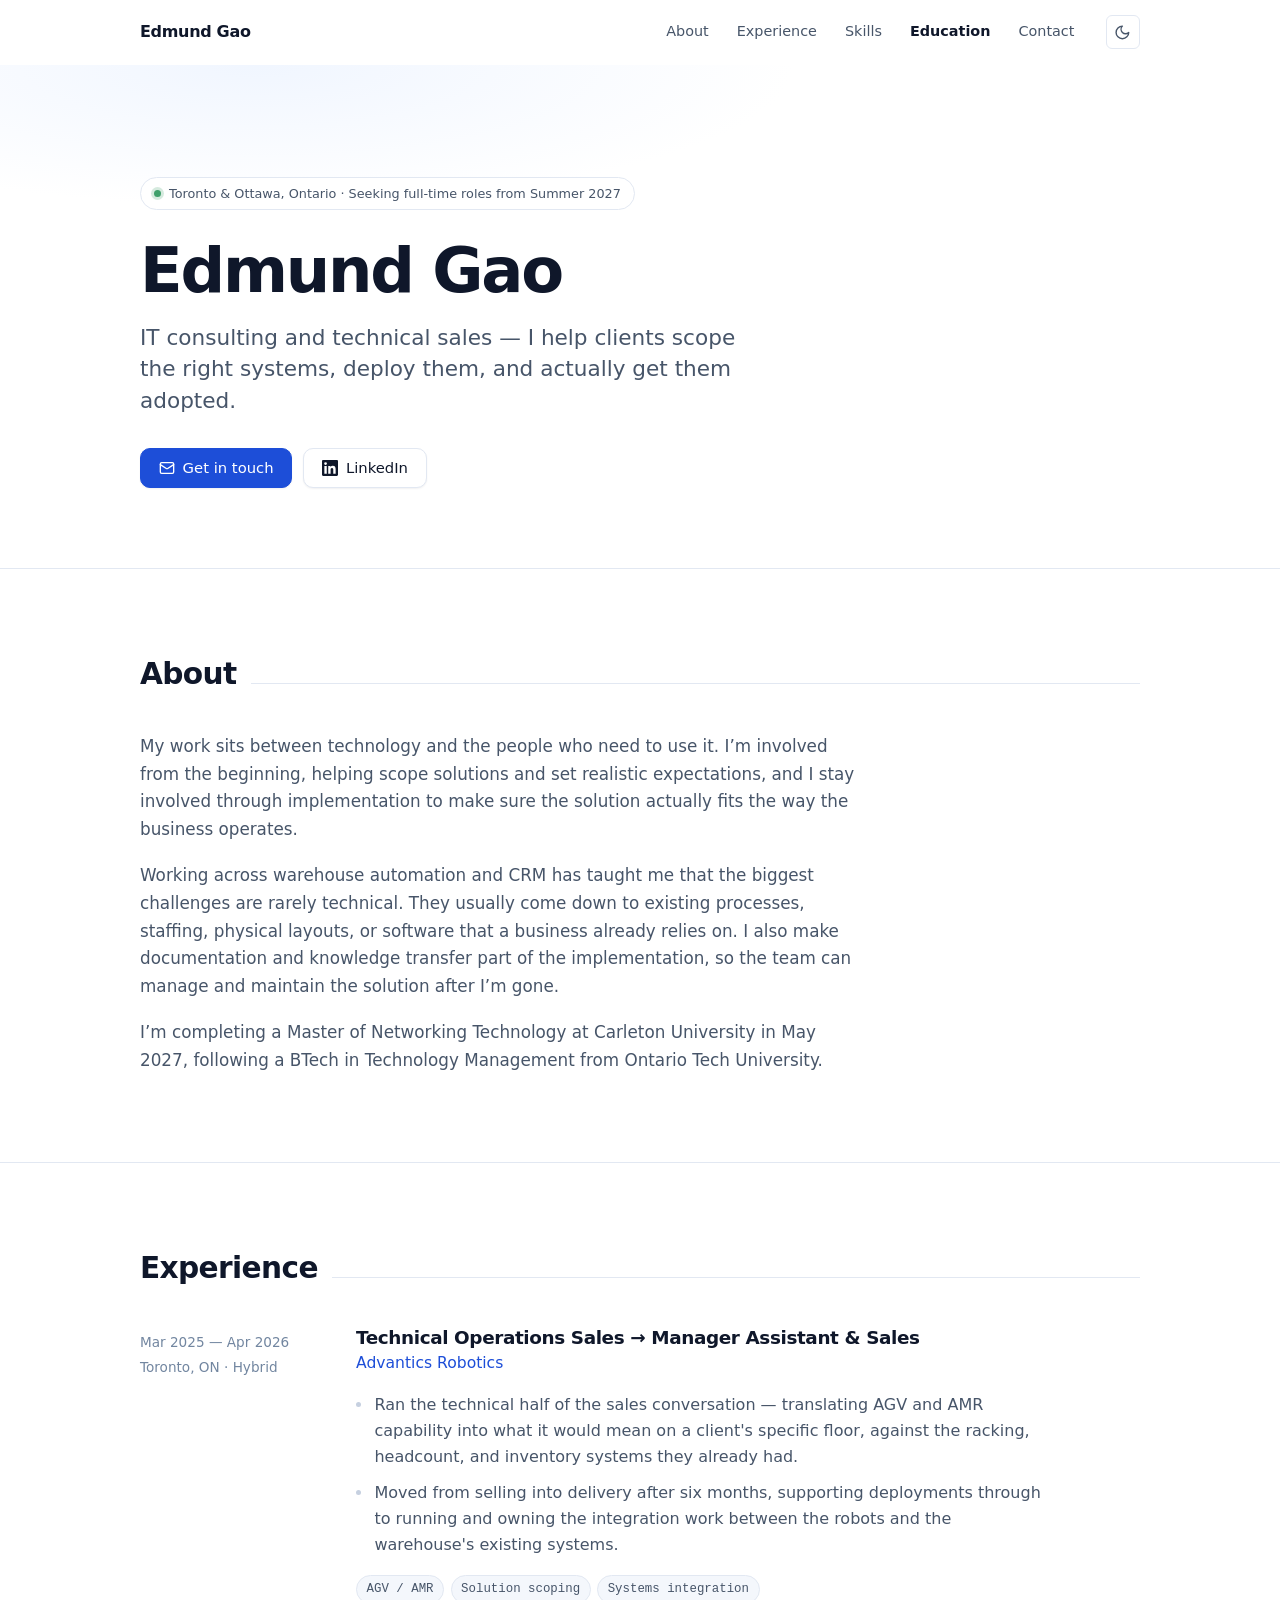
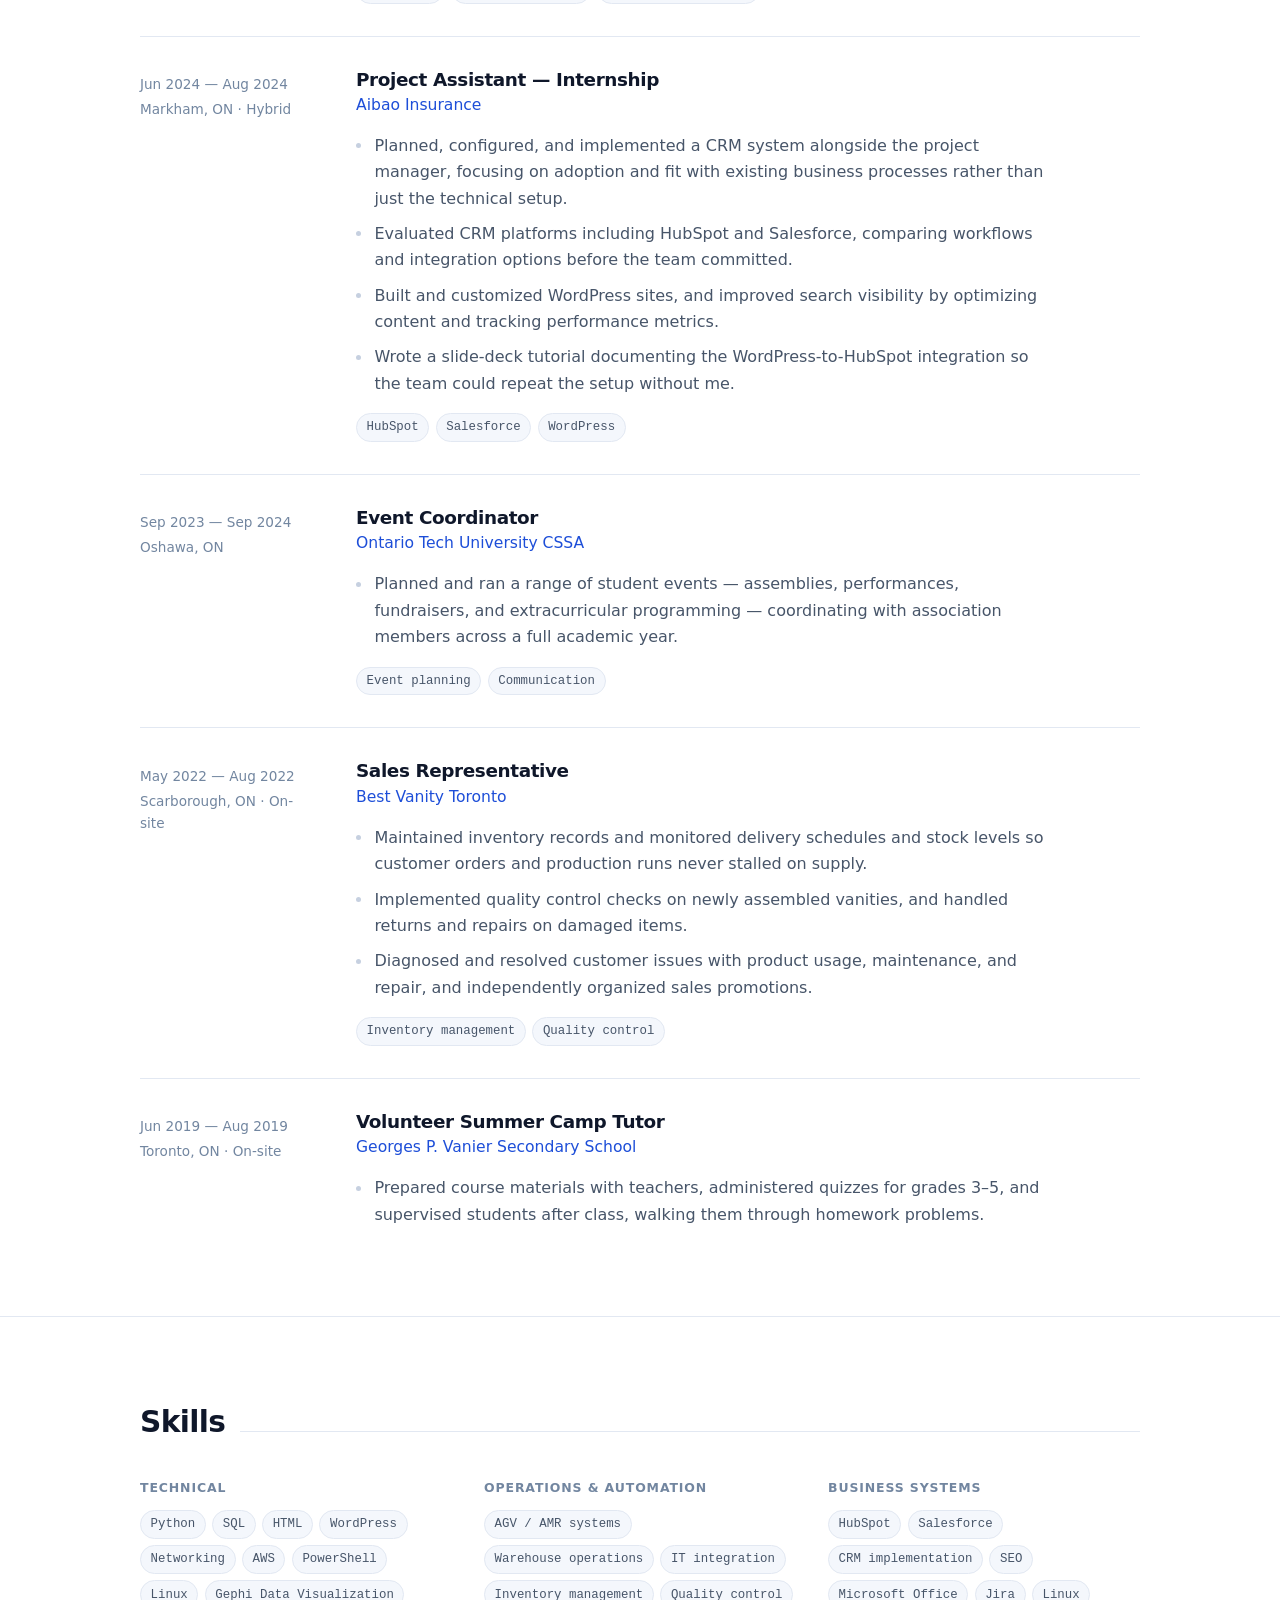
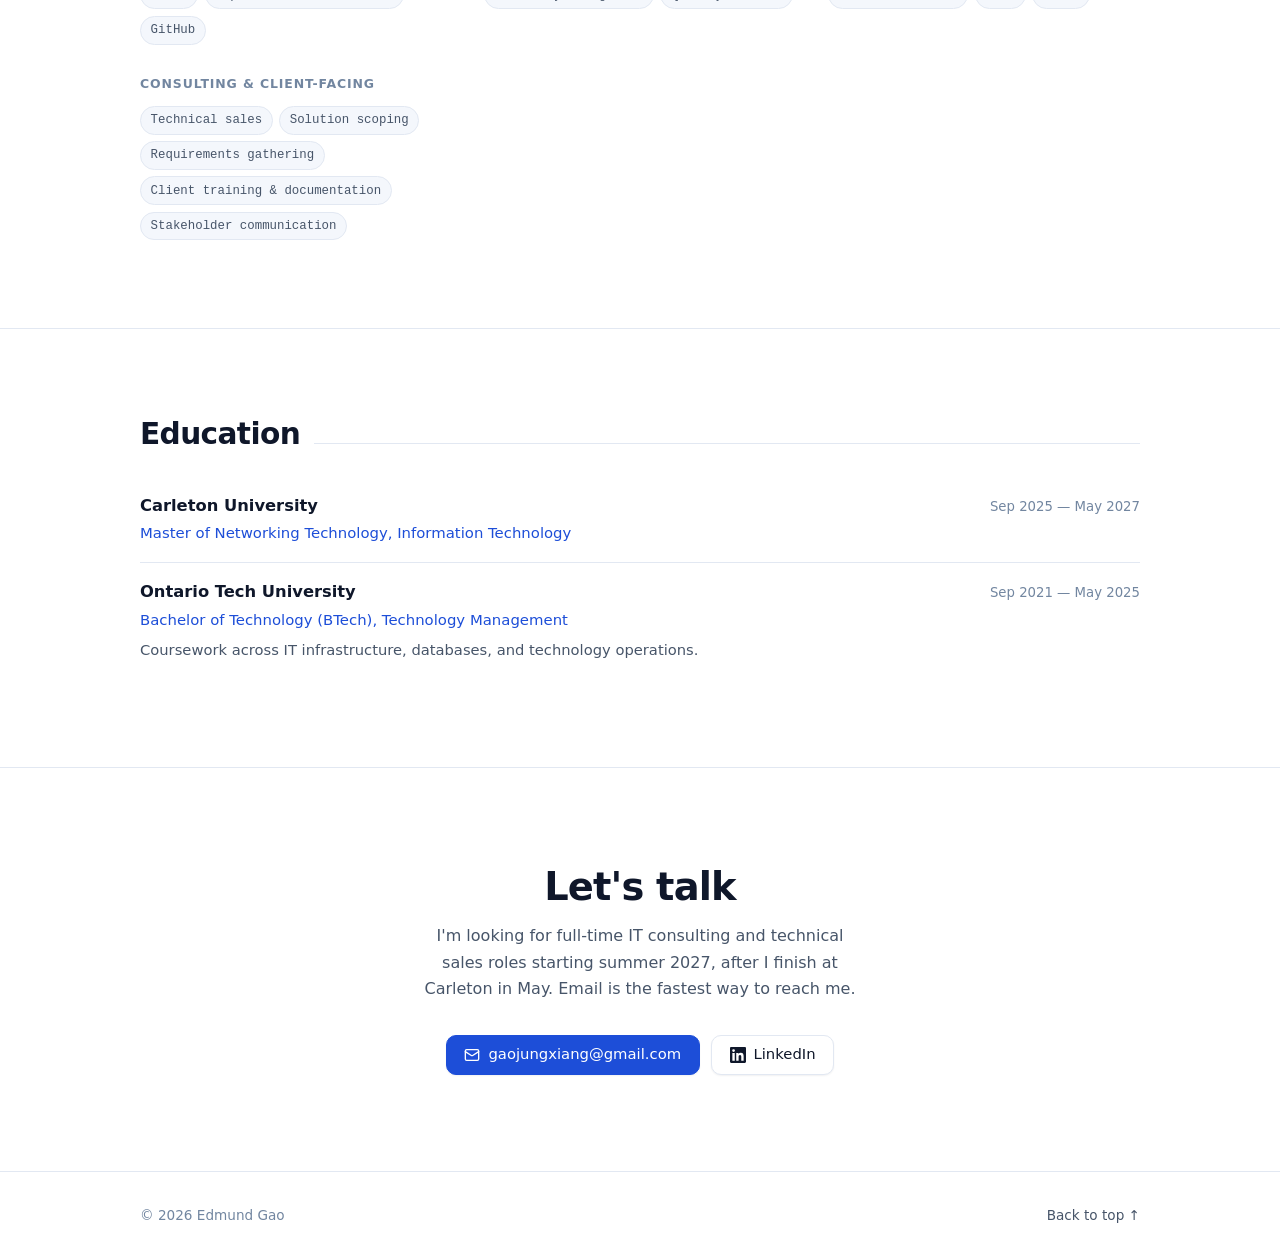
<file: index.html>
<!DOCTYPE html>
<html lang="en">
  <head>
    <meta charset="utf-8" />
    <meta name="viewport" content="width=device-width, initial-scale=1" />

    <title>Edmund Gao — Portfolio</title>
    <meta
      name="description"
      content="Edmund Gao — IT consulting and technical sales, with experience across warehouse automation, systems integration, and CRM implementation. Master of Networking Technology at Carleton, seeking full-time roles from Summer 2027."
    />
    <meta name="theme-color" content="#ffffff" />
    <link rel="canonical" href="https://edmundgao.github.io/" />

    <!-- Open Graph / social previews -->
    <meta property="og:type" content="website" />
    <meta property="og:title" content="Edmund Gao — Portfolio" />
    <meta
      property="og:description"
      content="IT consulting and technical sales — warehouse automation, systems integration, and CRM implementation. Seeking full-time roles from Summer 2027."
    />
    <meta property="og:url" content="https://edmundgao.github.io/" />
    <meta name="twitter:card" content="summary" />

    <link rel="icon" href="assets/img/favicon.svg" type="image/svg+xml" />
    <link rel="stylesheet" href="assets/css/styles.css" />

    <!-- Set the theme before first paint so there's no light-mode flash. -->
    <script>
      (function () {
        try {
          var stored = localStorage.getItem("theme");
          var dark =
            stored === "dark" ||
            (!stored &&
              window.matchMedia("(prefers-color-scheme: dark)").matches);
          if (dark) document.documentElement.setAttribute("data-theme", "dark");
        } catch (e) {}
      })();
    </script>
  </head>

  <body>
    <a class="skip-link" href="#main">Skip to content</a>

    <div class="draft-banner" id="draft-banner" hidden>
      <div class="wrap draft-banner__inner">
        <strong>Draft.</strong>
        <span
          >Content is awaiting review — edit <code>assets/js/data.js</code>, then
          set <code>draft: false</code> to hide this banner.</span
        >
      </div>
    </div>

    <header class="site-header">
      <div class="wrap site-header__inner">
        <a class="brand" href="#top" data-name>Edmund Gao</a>

        <nav class="nav" aria-label="Sections">
          <a href="#about">About</a>
          <a href="#experience">Experience</a>
          <a href="#projects">Work</a>
          <a href="#skills">Skills</a>
          <a href="#education">Education</a>
          <a href="#contact">Contact</a>
        </nav>

        <button
          class="theme-toggle"
          id="theme-toggle"
          type="button"
          aria-label="Toggle dark mode"
          title="Toggle dark mode"
        >
          <svg
            class="icon-moon"
            viewBox="0 0 24 24"
            fill="none"
            stroke="currentColor"
            stroke-width="2"
            stroke-linecap="round"
            stroke-linejoin="round"
            aria-hidden="true"
          >
            <path d="M12 3a6 6 0 0 0 9 9 9 9 0 1 1-9-9Z" />
          </svg>
          <svg
            class="icon-sun"
            viewBox="0 0 24 24"
            fill="none"
            stroke="currentColor"
            stroke-width="2"
            stroke-linecap="round"
            stroke-linejoin="round"
            aria-hidden="true"
          >
            <circle cx="12" cy="12" r="4" />
            <path
              d="M12 2v2M12 20v2M4.9 4.9l1.4 1.4M17.7 17.7l1.4 1.4M2 12h2M20 12h2M6.3 17.7l-1.4 1.4M19.1 4.9l-1.4 1.4"
            />
          </svg>
        </button>
      </div>
    </header>

    <main id="main">
      <section class="hero" id="top">
        <div class="wrap">
          <p class="hero__eyebrow">
            <span class="dot" aria-hidden="true"></span>
            <span id="hero-location"></span>
          </p>
          <h1 data-name>Edmund Gao</h1>
          <p class="hero__headline" id="hero-headline"></p>
          <p class="print-only" id="print-contact"></p>
          <div class="hero__actions" id="hero-actions"></div>
        </div>
      </section>

      <section class="section" id="about">
        <div class="wrap">
          <div class="section__head">
            <h2>About</h2>
            <span class="section__rule" aria-hidden="true"></span>
          </div>
          <div class="about__body" id="about-body"></div>
        </div>
      </section>

      <section class="section" id="experience">
        <div class="wrap">
          <div class="section__head">
            <h2>Experience</h2>
            <span class="section__rule" aria-hidden="true"></span>
          </div>
          <div class="timeline" id="experience-list"></div>
        </div>
      </section>

      <section class="section" id="projects">
        <div class="wrap">
          <div class="section__head">
            <h2>Selected work</h2>
            <span class="section__rule" aria-hidden="true"></span>
          </div>
          <div class="projects" id="projects-list"></div>
        </div>
      </section>

      <section class="section" id="skills">
        <div class="wrap">
          <div class="section__head">
            <h2>Skills</h2>
            <span class="section__rule" aria-hidden="true"></span>
          </div>
          <div class="skills" id="skills-list"></div>
        </div>
      </section>

      <section class="section" id="education">
        <div class="wrap">
          <div class="section__head">
            <h2>Education</h2>
            <span class="section__rule" aria-hidden="true"></span>
          </div>
          <div class="two-col">
            <div id="education-block">
              <div id="education-list"></div>
            </div>
            <div id="certifications-block" hidden>
              <p class="subhead">Certifications</p>
              <div id="certifications-list"></div>
            </div>
          </div>
        </div>
      </section>

      <section class="section contact" id="contact">
        <div class="wrap">
          <h2>Let's talk</h2>
          <p>
            I'm looking for full-time IT consulting and technical sales roles
            starting summer 2027, after I finish at Carleton in May. Email is
            the fastest way to reach me.
          </p>
          <div class="hero__actions" id="contact-actions"></div>
        </div>
      </section>
    </main>

    <footer class="site-footer">
      <div class="wrap site-footer__inner">
        <span>&copy; <span id="year">2026</span> <span data-name></span></span>
        <a href="#top">Back to top &uarr;</a>
      </div>
    </footer>

    <!-- Cache-bust the content file so visitors receive the latest portfolio data. -->
    <script src="assets/js/data.js?v=20260901"></script>
    <script src="assets/js/main.js"></script>
  </body>
</html>
</file>
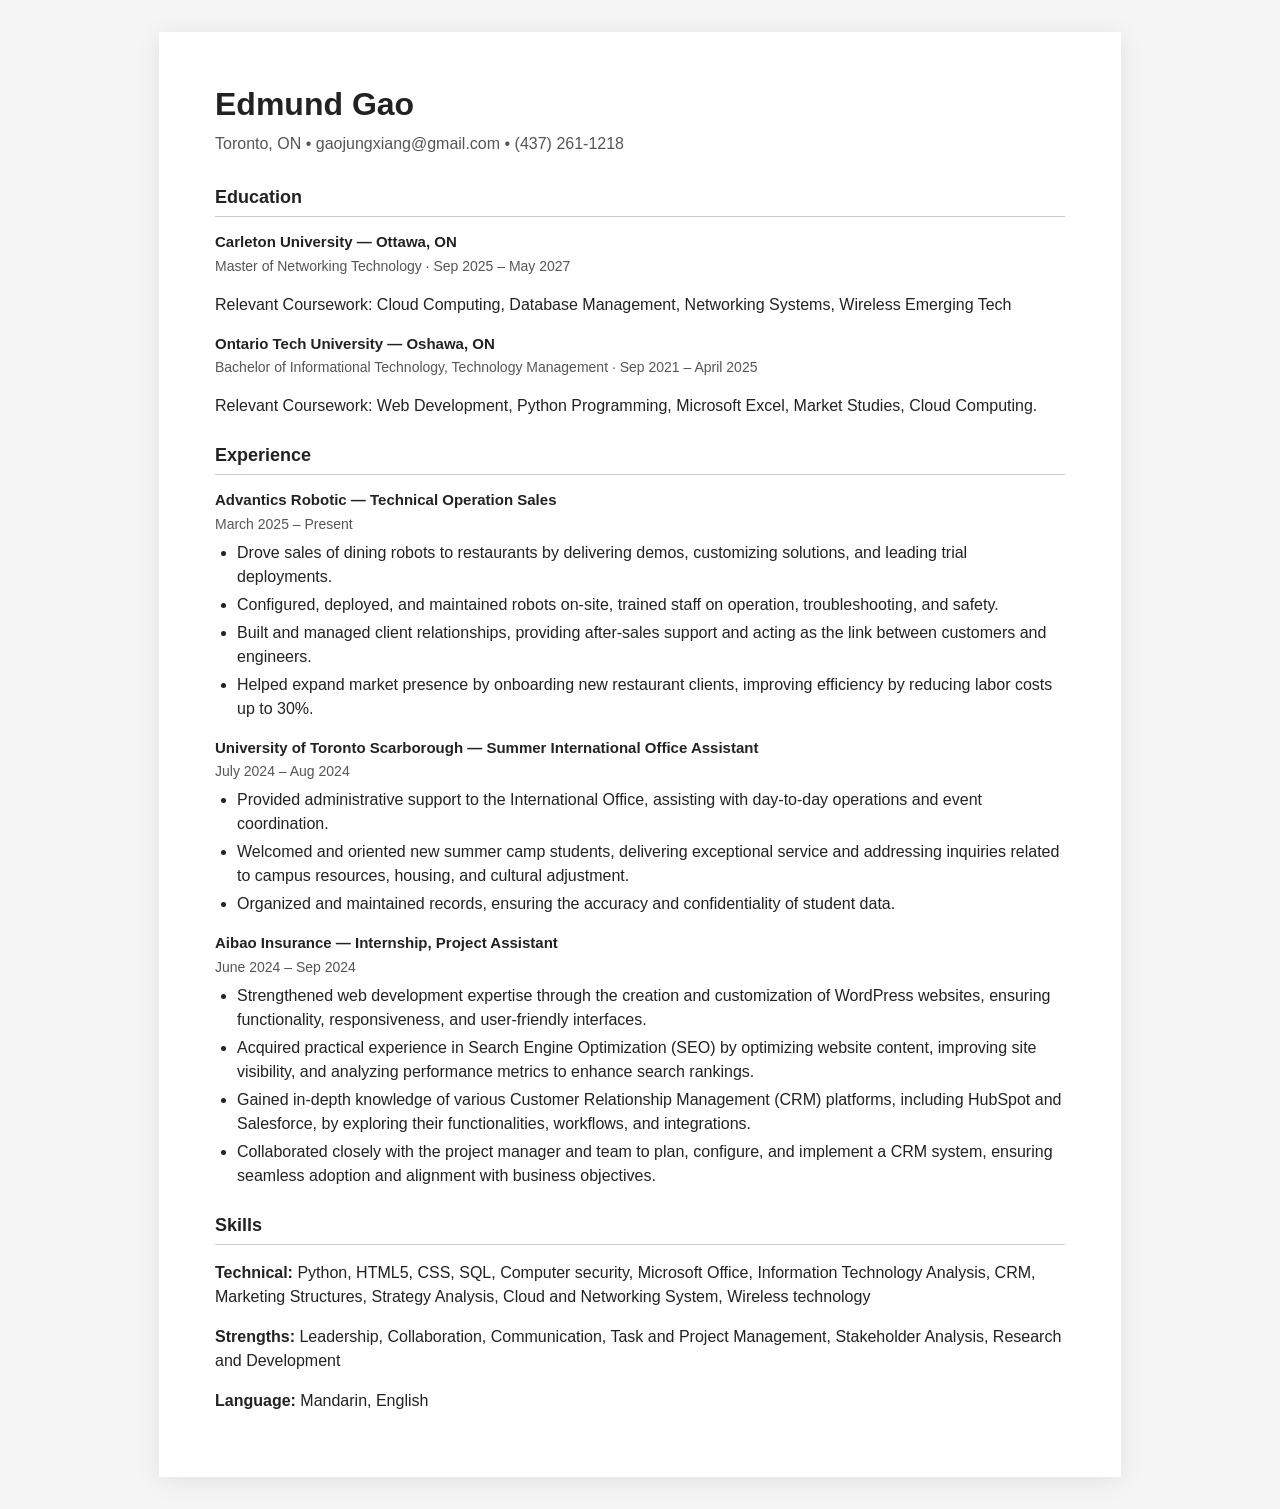
<file: resume.html>
<!DOCTYPE html>
<html lang="en">
<head>
  <meta charset="utf-8">
  <meta name="viewport" content="width=device-width, initial-scale=1">
  <title>Edmund Gao — Resume</title>
  <style>
    :root { color-scheme: light; }
    body { margin: 0; background: #f5f5f5; color: #222; font-family: Arial, Helvetica, sans-serif; line-height: 1.5; }
    .page { max-width: 850px; margin: 32px auto; padding: 48px 56px; background: #fff; box-shadow: 0 4px 24px rgba(0,0,0,.08); }
    h1 { margin: 0 0 4px; font-size: 32px; }
    .contact { color: #555; margin-bottom: 28px; }
    h2 { font-size: 18px; border-bottom: 1px solid #ccc; padding-bottom: 5px; margin: 24px 0 10px; }
    h3 { font-size: 15px; margin: 14px 0 2px; }
    .meta { color: #555; font-size: 14px; }
    ul { margin-top: 6px; padding-left: 22px; }
    li { margin: 4px 0; }
    @media print { body { background: #fff; } .page { margin: 0; box-shadow: none; max-width: none; } }
  </style>
</head>
<body>
<main class="page">
  <h1>Edmund Gao</h1>
  <div class="contact">Toronto, ON • gaojungxiang@gmail.com • (437) 261-1218</div>

  <h2>Education</h2>
  <h3>Carleton University — Ottawa, ON</h3>
  <div class="meta">Master of Networking Technology · Sep 2025 – May 2027</div>
  <p>Relevant Coursework: Cloud Computing, Database Management, Networking Systems, Wireless Emerging Tech</p>
  <h3>Ontario Tech University — Oshawa, ON</h3>
  <div class="meta">Bachelor of Informational Technology, Technology Management · Sep 2021 – April 2025</div>
  <p>Relevant Coursework: Web Development, Python Programming, Microsoft Excel, Market Studies, Cloud Computing.</p>

  <h2>Experience</h2>
  <h3>Advantics Robotic — Technical Operation Sales</h3>
  <div class="meta">March 2025 – Present</div>
  <ul>
    <li>Drove sales of dining robots to restaurants by delivering demos, customizing solutions, and leading trial deployments.</li>
    <li>Configured, deployed, and maintained robots on-site, trained staff on operation, troubleshooting, and safety.</li>
    <li>Built and managed client relationships, providing after-sales support and acting as the link between customers and engineers.</li>
    <li>Helped expand market presence by onboarding new restaurant clients, improving efficiency by reducing labor costs up to 30%.</li>
  </ul>

  <h3>University of Toronto Scarborough — Summer International Office Assistant</h3>
  <div class="meta">July 2024 – Aug 2024</div>
  <ul>
    <li>Provided administrative support to the International Office, assisting with day-to-day operations and event coordination.</li>
    <li>Welcomed and oriented new summer camp students, delivering exceptional service and addressing inquiries related to campus resources, housing, and cultural adjustment.</li>
    <li>Organized and maintained records, ensuring the accuracy and confidentiality of student data.</li>
  </ul>

  <h3>Aibao Insurance — Internship, Project Assistant</h3>
  <div class="meta">June 2024 – Sep 2024</div>
  <ul>
    <li>Strengthened web development expertise through the creation and customization of WordPress websites, ensuring functionality, responsiveness, and user-friendly interfaces.</li>
    <li>Acquired practical experience in Search Engine Optimization (SEO) by optimizing website content, improving site visibility, and analyzing performance metrics to enhance search rankings.</li>
    <li>Gained in-depth knowledge of various Customer Relationship Management (CRM) platforms, including HubSpot and Salesforce, by exploring their functionalities, workflows, and integrations.</li>
    <li>Collaborated closely with the project manager and team to plan, configure, and implement a CRM system, ensuring seamless adoption and alignment with business objectives.</li>
  </ul>

  <h2>Skills</h2>
  <p><strong>Technical:</strong> Python, HTML5, CSS, SQL, Computer security, Microsoft Office, Information Technology Analysis, CRM, Marketing Structures, Strategy Analysis, Cloud and Networking System, Wireless technology</p>
  <p><strong>Strengths:</strong> Leadership, Collaboration, Communication, Task and Project Management, Stakeholder Analysis, Research and Development</p>
  <p><strong>Language:</strong> Mandarin, English</p>
</main>
</body>
</html>
</file>
<file: assets/css/styles.css>
/* =============================================================================
   Design tokens
   ========================================================================== */

:root {
  color-scheme: light dark;

  --bg: #ffffff;
  --bg-raised: #ffffff;
  --bg-sunken: #f4f7fc;
  --border: #e2e8f2;
  --border-strong: #c6d0e0;

  --text: #0f172a;
  --text-muted: #475569;
  --text-faint: #7286a0;

  --accent: #1d4ed8;
  --accent-hover: #1a3fae;
  --accent-wash: #eff5ff;

  --radius-sm: 6px;
  --radius: 10px;
  --radius-lg: 16px;

  --shadow-sm: 0 1px 2px rgba(15, 23, 42, 0.06);
  --shadow: 0 2px 4px rgba(15, 23, 42, 0.05), 0 8px 24px rgba(15, 23, 42, 0.08);

  --font-sans: ui-sans-serif, system-ui, -apple-system, "Segoe UI", Roboto,
    "Helvetica Neue", Arial, sans-serif;
  --font-mono: ui-monospace, SFMono-Regular, "SF Mono", Menlo, Consolas,
    "Liberation Mono", monospace;

  --measure: 68ch;
  --page: 1080px;
  --gutter: clamp(1.25rem, 5vw, 2.5rem);
}

[data-theme="dark"] {
  --bg: #0b1220;
  --bg-raised: #131d30;
  --bg-sunken: #070d18;
  --border: #22314a;
  --border-strong: #35486a;

  --text: #e9eef7;
  --text-muted: #97a7bd;
  --text-faint: #6b7d96;

  --accent: #6aa5fb;
  --accent-hover: #93bffd;
  --accent-wash: #14243f;

  --shadow-sm: 0 1px 2px rgba(0, 0, 0, 0.45);
  --shadow: 0 2px 4px rgba(0, 0, 0, 0.35), 0 8px 24px rgba(0, 0, 0, 0.4);
}

/* =============================================================================
   Reset & base
   ========================================================================== */

*,
*::before,
*::after {
  box-sizing: border-box;
}

html {
  -webkit-text-size-adjust: 100%;
  scroll-behavior: smooth;
  scroll-padding-top: 5.5rem;
}

@media (prefers-reduced-motion: reduce) {
  html {
    scroll-behavior: auto;
  }
  *,
  *::before,
  *::after {
    animation-duration: 0.01ms !important;
    animation-iteration-count: 1 !important;
    transition-duration: 0.01ms !important;
  }
}

body {
  margin: 0;
  background: var(--bg);
  color: var(--text);
  font-family: var(--font-sans);
  font-size: 1rem;
  line-height: 1.65;
  -webkit-font-smoothing: antialiased;
  text-rendering: optimizeLegibility;
}

h1,
h2,
h3,
h4 {
  margin: 0;
  line-height: 1.2;
  font-weight: 620;
  letter-spacing: -0.021em;
}

p {
  margin: 0;
}

ul,
ol {
  margin: 0;
  padding: 0;
  list-style: none;
}

a {
  color: var(--accent);
  text-decoration-thickness: 1px;
  text-underline-offset: 2px;
}

a:hover {
  color: var(--accent-hover);
}

img,
svg {
  max-width: 100%;
  display: block;
}

:focus-visible {
  outline: 2px solid var(--accent);
  outline-offset: 3px;
  border-radius: 3px;
}

::selection {
  background: var(--accent);
  color: #fff;
}

/* =============================================================================
   Layout primitives
   ========================================================================== */

.wrap {
  width: 100%;
  max-width: var(--page);
  margin-inline: auto;
  padding-inline: var(--gutter);
}

.section {
  padding-block: clamp(3rem, 8vw, 5.5rem);
  border-top: 1px solid var(--border);
}

.section__head {
  display: flex;
  align-items: baseline;
  gap: 0.9rem;
  margin-bottom: 2.5rem;
}

.section__head h2 {
  font-size: clamp(1.4rem, 3.5vw, 1.85rem);
}

.section__rule {
  flex: 1;
  height: 1px;
  background: var(--border);
}

.skip-link {
  position: absolute;
  left: -9999px;
  top: 0;
  z-index: 100;
  padding: 0.75rem 1.1rem;
  background: var(--accent);
  color: #fff;
  border-radius: 0 0 var(--radius) 0;
  text-decoration: none;
}

.skip-link:focus {
  left: 0;
  color: #fff;
}

/* =============================================================================
   Draft banner
   ========================================================================== */

.draft-banner {
  background: var(--accent-wash);
  border-bottom: 1px solid var(--border-strong);
  color: var(--text);
  font-size: 0.85rem;
  padding: 0.65rem 0;
}

.draft-banner__inner {
  display: flex;
  align-items: center;
  gap: 0.6rem;
}

.draft-banner code {
  font-family: var(--font-mono);
  font-size: 0.85em;
  background: var(--bg-raised);
  border: 1px solid var(--border);
  border-radius: var(--radius-sm);
  padding: 0.1em 0.4em;
}

/* =============================================================================
   Header / nav
   ========================================================================== */

.site-header {
  position: sticky;
  top: 0;
  z-index: 50;
  background: color-mix(in srgb, var(--bg) 82%, transparent);
  backdrop-filter: saturate(160%) blur(12px);
  -webkit-backdrop-filter: saturate(160%) blur(12px);
  border-bottom: 1px solid transparent;
  transition: border-color 0.2s ease;
}

.site-header[data-stuck="true"] {
  border-bottom-color: var(--border);
}

.site-header__inner {
  display: flex;
  align-items: center;
  gap: 1rem;
  height: 4rem;
}

.brand {
  font-weight: 650;
  letter-spacing: -0.02em;
  color: var(--text);
  text-decoration: none;
  font-size: 1rem;
  white-space: nowrap;
}

.brand:hover {
  color: var(--text);
}

.nav {
  margin-left: auto;
  display: flex;
  align-items: center;
  gap: 0.35rem;
}

.nav a {
  color: var(--text-muted);
  text-decoration: none;
  font-size: 0.9rem;
  padding: 0.4rem 0.7rem;
  border-radius: var(--radius-sm);
  transition: color 0.15s ease, background-color 0.15s ease;
}

.nav a:hover {
  color: var(--text);
  background: var(--bg-sunken);
}

.nav a[aria-current="true"] {
  color: var(--text);
  font-weight: 550;
}

@media (max-width: 720px) {
  .nav {
    display: none;
  }
}

.theme-toggle {
  margin-left: 0.25rem;
  display: grid;
  place-items: center;
  width: 2.15rem;
  height: 2.15rem;
  flex: none;
  padding: 0;
  border: 1px solid var(--border);
  border-radius: var(--radius-sm);
  background: var(--bg-raised);
  color: var(--text-muted);
  cursor: pointer;
  transition: color 0.15s ease, border-color 0.15s ease;
}

.theme-toggle:hover {
  color: var(--text);
  border-color: var(--border-strong);
}

.nav:not(:has(a)) + .theme-toggle,
.site-header__inner > .theme-toggle:nth-child(2) {
  margin-left: auto;
}

.theme-toggle svg {
  width: 1.05rem;
  height: 1.05rem;
}

[data-theme="dark"] .theme-toggle .icon-moon,
:root:not([data-theme="dark"]) .theme-toggle .icon-sun {
  display: none;
}

/* =============================================================================
   Hero
   ========================================================================== */

.hero {
  padding-block: clamp(3.5rem, 11vw, 7rem) clamp(3rem, 8vw, 5rem);
  position: relative;
  overflow: hidden;
}

.hero::before {
  content: "";
  position: absolute;
  inset-inline: 0;
  top: -40%;
  height: 80%;
  background: radial-gradient(
    60% 50% at 20% 50%,
    var(--accent-wash) 0%,
    transparent 70%
  );
  opacity: 0.9;
  pointer-events: none;
  z-index: -1;
}

.hero__eyebrow {
  display: inline-flex;
  align-items: center;
  gap: 0.5rem;
  font-size: 0.8rem;
  font-weight: 500;
  color: var(--text-muted);
  background: var(--bg-raised);
  border: 1px solid var(--border);
  border-radius: 999px;
  padding: 0.3rem 0.8rem;
  margin-bottom: 1.5rem;
}

.hero__eyebrow .dot {
  width: 0.45rem;
  height: 0.45rem;
  border-radius: 50%;
  background: #3fa06b;
  box-shadow: 0 0 0 3px color-mix(in srgb, #3fa06b 22%, transparent);
}

.hero h1 {
  font-size: clamp(2.4rem, 7vw, 3.9rem);
  letter-spacing: -0.035em;
  margin-bottom: 0.85rem;
}

.hero__headline {
  font-size: clamp(1.1rem, 2.6vw, 1.35rem);
  color: var(--text-muted);
  max-width: 46ch;
  line-height: 1.45;
  margin-bottom: 2rem;
}

.hero__actions {
  display: flex;
  flex-wrap: wrap;
  gap: 0.7rem;
}

/* =============================================================================
   Buttons
   ========================================================================== */

.btn {
  display: inline-flex;
  align-items: center;
  gap: 0.5rem;
  font: inherit;
  font-size: 0.925rem;
  font-weight: 520;
  line-height: 1;
  padding: 0.7rem 1.1rem;
  border-radius: var(--radius);
  border: 1px solid var(--border);
  background: var(--bg-raised);
  color: var(--text);
  text-decoration: none;
  cursor: pointer;
  box-shadow: var(--shadow-sm);
  transition: transform 0.12s ease, border-color 0.15s ease,
    background-color 0.15s ease, box-shadow 0.15s ease;
}

.btn:hover {
  color: var(--text);
  border-color: var(--border-strong);
  transform: translateY(-1px);
  box-shadow: var(--shadow);
}

.btn:active {
  transform: translateY(0);
}

.btn svg {
  width: 1rem;
  height: 1rem;
  flex: none;
}

.btn--primary {
  background: var(--accent);
  border-color: var(--accent);
  color: #fff;
}

.btn--primary:hover {
  background: var(--accent-hover);
  border-color: var(--accent-hover);
  color: #fff;
}

/* =============================================================================
   About
   ========================================================================== */

.about__body {
  display: grid;
  gap: 1.15rem;
  max-width: var(--measure);
  font-size: 1.05rem;
  color: var(--text-muted);
}

.about__body strong {
  color: var(--text);
  font-weight: 550;
}

/* =============================================================================
   Experience timeline
   ========================================================================== */

.timeline {
  display: grid;
  gap: 0;
}

.role {
  display: grid;
  grid-template-columns: 11rem 1fr;
  gap: 0 2.5rem;
  padding-block: 2rem;
  border-top: 1px solid var(--border);
}

.role:first-child {
  border-top: none;
  padding-top: 0;
}

.role:last-child {
  padding-bottom: 0;
}

@media (max-width: 760px) {
  .role {
    grid-template-columns: 1fr;
    gap: 0.65rem;
  }
}

.role__when {
  font-size: 0.85rem;
  color: var(--text-faint);
  font-variant-numeric: tabular-nums;
  padding-top: 0.28rem;
}

.role__where {
  margin-top: 0.15rem;
  display: block;
}

.role__title {
  font-size: 1.15rem;
  margin-bottom: 0.15rem;
}

.role__company {
  color: var(--accent);
  font-size: 0.975rem;
  font-weight: 520;
  margin-bottom: 0.9rem;
}

.role__company a {
  text-decoration: none;
}

.badge-now {
  display: inline-block;
  margin-left: 0.5rem;
  font-size: 0.7rem;
  font-weight: 600;
  letter-spacing: 0.04em;
  text-transform: uppercase;
  color: #2f7d54;
  background: color-mix(in srgb, #3fa06b 14%, transparent);
  border-radius: 999px;
  padding: 0.15rem 0.5rem;
  vertical-align: 0.12em;
}

[data-theme="dark"] .badge-now {
  color: #7fd3a4;
}

.highlights {
  display: grid;
  gap: 0.55rem;
  max-width: var(--measure);
  color: var(--text-muted);
}

.highlights li {
  position: relative;
  padding-left: 1.15rem;
}

.highlights li::before {
  content: "";
  position: absolute;
  left: 0;
  top: 0.65em;
  width: 5px;
  height: 5px;
  border-radius: 50%;
  background: var(--border-strong);
}

/* =============================================================================
   Tags
   ========================================================================== */

.tags {
  display: flex;
  flex-wrap: wrap;
  gap: 0.4rem;
  margin-top: 1rem;
}

.tag {
  font-size: 0.775rem;
  font-family: var(--font-mono);
  color: var(--text-muted);
  background: var(--bg-sunken);
  border: 1px solid var(--border);
  border-radius: 999px;
  padding: 0.2rem 0.6rem;
  white-space: nowrap;
}

/* =============================================================================
   Projects
   ========================================================================== */

.projects {
  display: grid;
  grid-template-columns: repeat(auto-fill, minmax(min(100%, 24rem), 1fr));
  gap: 1.1rem;
}

.card {
  display: flex;
  flex-direction: column;
  padding: 1.5rem;
  background: var(--bg-raised);
  border: 1px solid var(--border);
  border-radius: var(--radius-lg);
  box-shadow: var(--shadow-sm);
  transition: transform 0.16s ease, border-color 0.16s ease,
    box-shadow 0.16s ease;
}

.card:hover {
  transform: translateY(-2px);
  border-color: var(--border-strong);
  box-shadow: var(--shadow);
}

.card--featured {
  grid-column: span 2;
  background: linear-gradient(
    145deg,
    var(--accent-wash) 0%,
    var(--bg-raised) 55%
  );
}

@media (max-width: 700px) {
  .card--featured {
    grid-column: span 1;
  }
}

.card__title {
  font-size: 1.1rem;
  margin-bottom: 0.5rem;
}

.card__blurb {
  color: var(--text-muted);
  font-size: 0.95rem;
  flex: 1;
}

.card__links {
  display: flex;
  gap: 1rem;
  margin-top: 1.15rem;
  font-size: 0.875rem;
  font-weight: 520;
}

.card__links a {
  display: inline-flex;
  align-items: center;
  gap: 0.35rem;
  text-decoration: none;
}

.card__links a:hover {
  text-decoration: underline;
}

.card__links svg {
  width: 0.9rem;
  height: 0.9rem;
}

/* =============================================================================
   Skills
   ========================================================================== */

.skills {
  display: grid;
  grid-template-columns: repeat(auto-fit, minmax(min(100%, 15rem), 1fr));
  gap: 2rem;
}

.skills__group h3 {
  font-size: 0.78rem;
  font-weight: 600;
  letter-spacing: 0.07em;
  text-transform: uppercase;
  color: var(--text-faint);
  margin-bottom: 0.9rem;
}

.skills__group .tags {
  margin-top: 0;
}

/* =============================================================================
   Education & certifications
   ========================================================================== */

.two-col {
  display: grid;
  grid-template-columns: repeat(auto-fit, minmax(min(100%, 22rem), 1fr));
  gap: 2.5rem;
}

.entry {
  padding-block: 1rem;
  border-top: 1px solid var(--border);
}

.entry:first-of-type {
  border-top: none;
  padding-top: 0;
}

.entry__head {
  display: flex;
  justify-content: space-between;
  align-items: baseline;
  gap: 1rem;
}

.entry__name {
  font-size: 1.02rem;
  font-weight: 580;
}

.entry__when {
  font-size: 0.83rem;
  color: var(--text-faint);
  font-variant-numeric: tabular-nums;
  white-space: nowrap;
}

.entry__sub {
  color: var(--accent);
  font-size: 0.93rem;
  margin-top: 0.1rem;
}

.entry__detail {
  color: var(--text-muted);
  font-size: 0.92rem;
  margin-top: 0.4rem;
  max-width: var(--measure);
}

.subhead {
  font-size: 0.78rem;
  font-weight: 600;
  letter-spacing: 0.07em;
  text-transform: uppercase;
  color: var(--text-faint);
  margin-bottom: 1.1rem;
}

/* =============================================================================
   Contact
   ========================================================================== */

.contact {
  text-align: center;
  padding-block: clamp(3.5rem, 9vw, 6rem);
}

.contact h2 {
  font-size: clamp(1.7rem, 5vw, 2.4rem);
  margin-bottom: 0.85rem;
}

.contact p {
  color: var(--text-muted);
  max-width: 44ch;
  margin-inline: auto;
  margin-bottom: 2rem;
}

.contact .hero__actions {
  justify-content: center;
}

/* =============================================================================
   Footer
   ========================================================================== */

.site-footer {
  border-top: 1px solid var(--border);
  padding-block: 2rem;
  font-size: 0.85rem;
  color: var(--text-faint);
}

.site-footer__inner {
  display: flex;
  flex-wrap: wrap;
  gap: 0.75rem 1.5rem;
  align-items: center;
  justify-content: space-between;
}

.site-footer a {
  color: var(--text-muted);
  text-decoration: none;
}

.site-footer a:hover {
  color: var(--accent);
}

/* =============================================================================
   Entrance animation
   ========================================================================== */

.reveal {
  opacity: 0;
  transform: translateY(12px);
  transition: opacity 0.55s ease, transform 0.55s ease;
}

.reveal.is-visible {
  opacity: 1;
  transform: none;
}

@media (prefers-reduced-motion: reduce) {
  .reveal {
    opacity: 1;
    transform: none;
  }
}

/* =============================================================================
   Print — doubles as the generator for assets/resume.pdf
   ========================================================================== */

.print-only {
  display: none;
}

@media print {
  .print-only {
    display: block;
    font-size: 10pt;
    color: #000;
    margin-bottom: 0.5rem;
  }

  /* The contact section is dropped too: its details are already in the
     print-only line under the name, and "Let's talk" is web voice on a CV. */
  .site-header,
  .draft-banner,
  .hero__actions,
  .theme-toggle,
  .site-footer,
  .contact,
  .hero::before {
    display: none !important;
  }

  body {
    background: #fff;
    color: #000;
    font-size: 11pt;
  }

  .section,
  .hero {
    padding-block: 1rem;
    break-inside: avoid;
  }

  .card,
  .role {
    break-inside: avoid;
  }

  a {
    color: #000;
    text-decoration: none;
  }
}
</file>
